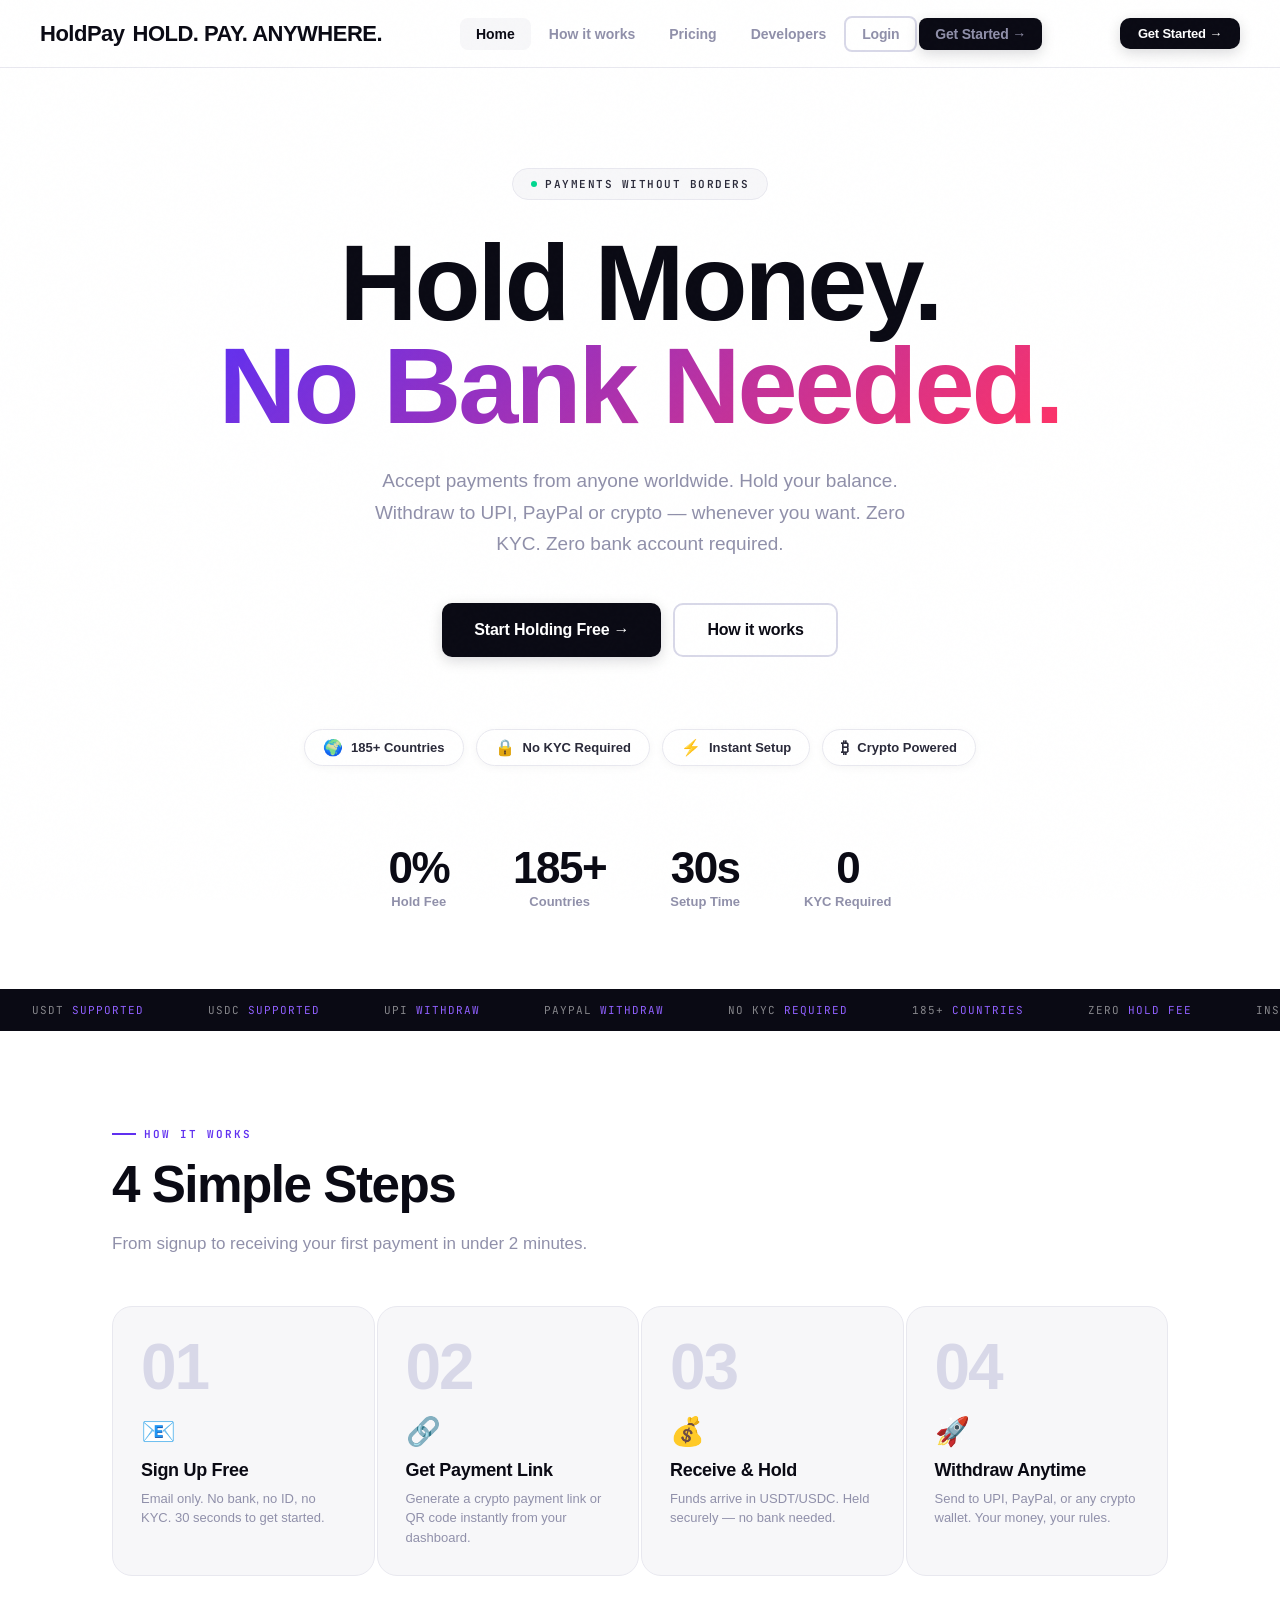
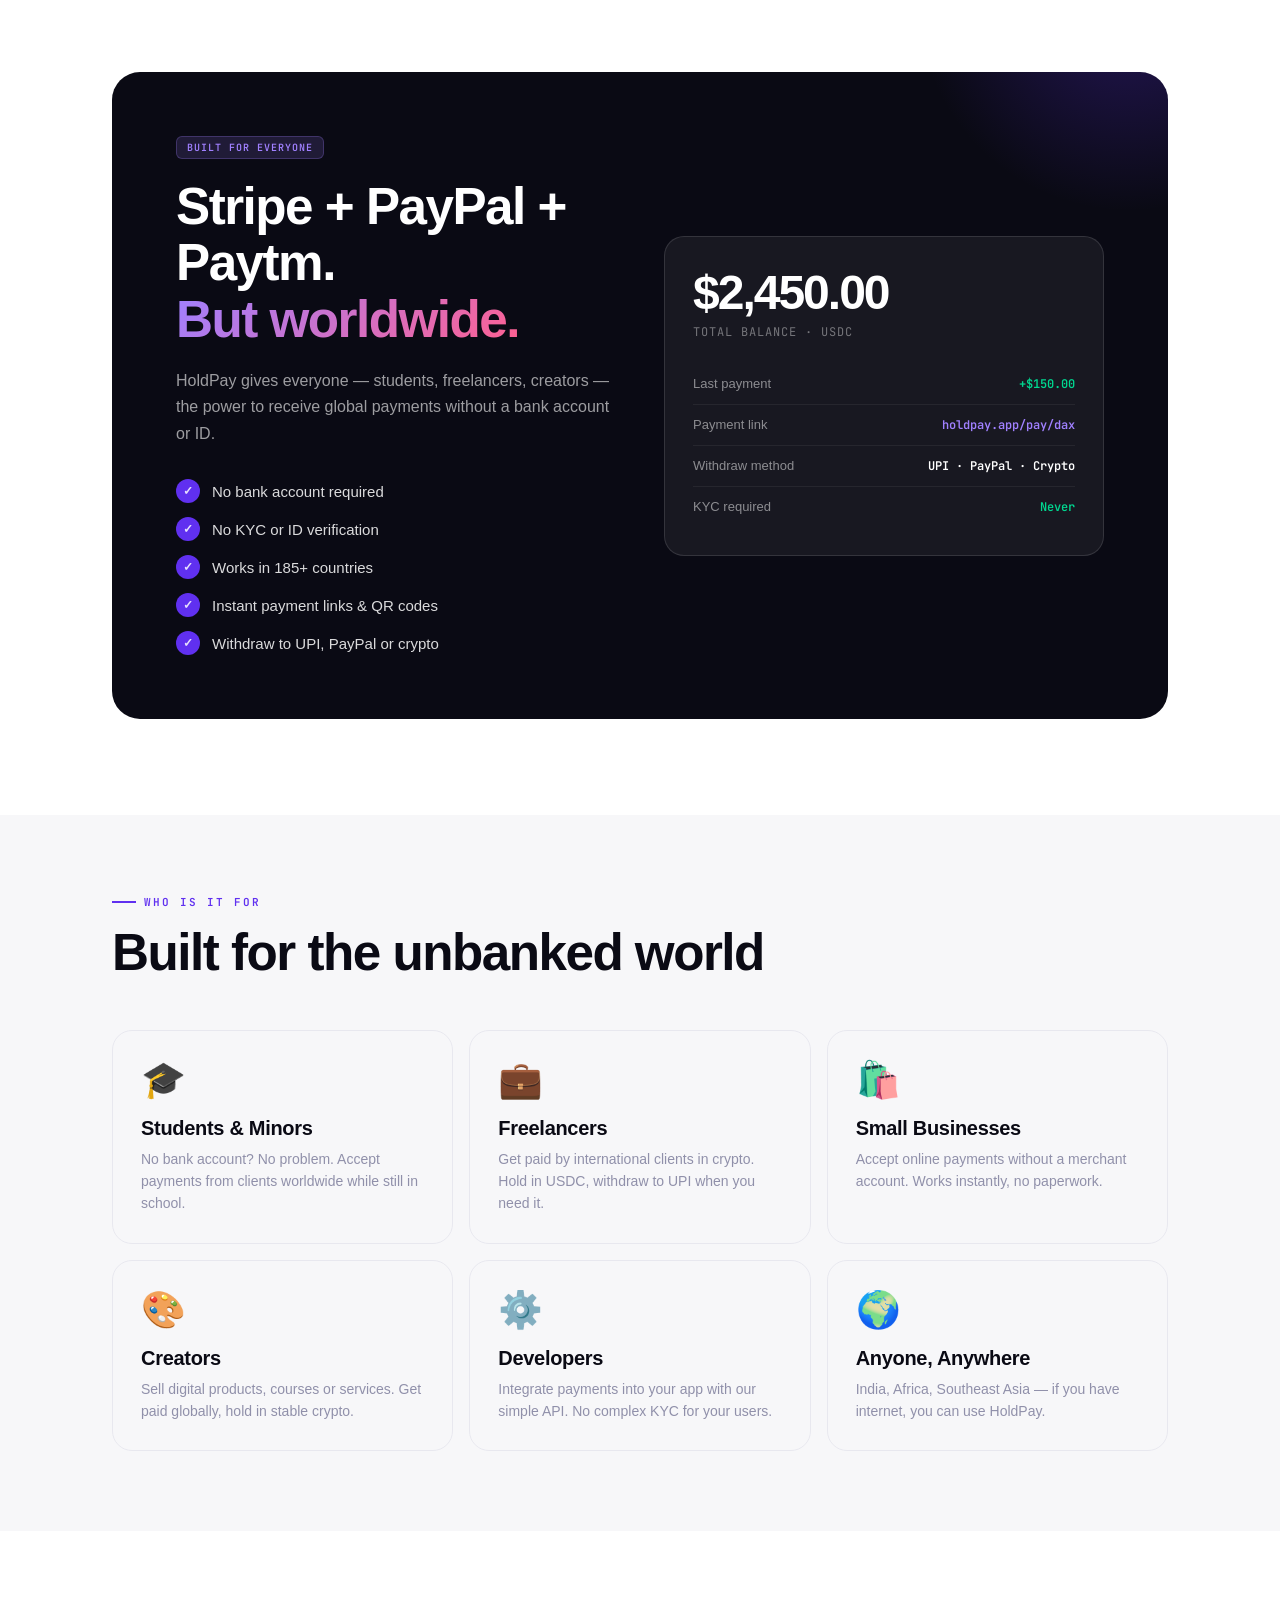
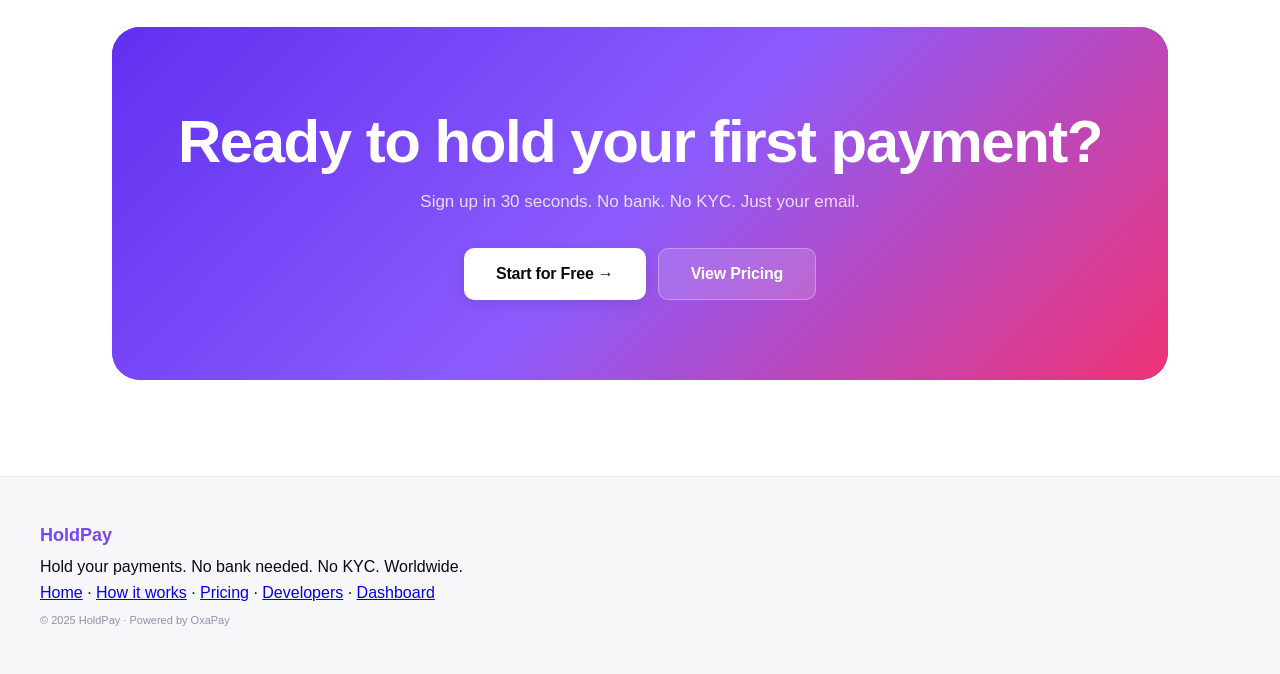
<file: index.html>
<!DOCTYPE html>
<html lang="en">
<head>
<meta charset="UTF-8">
<meta name="viewport" content="width=device-width, initial-scale=1.0">
<title>HoldPay — Hold. Pay. Anywhere. No Bank Needed.</title>
<meta name="description" content="Hold payments without a bank account. No KYC. No limits. Works worldwide. Accept crypto — withdraw to UPI or PayPal anytime.">
<link rel="stylesheet" href="css/main.css">
<!-- Google Analytics -->
<script async src="https://www.googletagmanager.com/gtag/js?id=G-LRFXVMYHMQ"></script>
<script>window.dataLayer=window.dataLayer||[];function gtag(){dataLayer.push(arguments);}gtag('js',new Date());gtag('config','G-LRFXVMYHMQ');</script>
<style>

/* HERO */
.hero {
  min-height: 94vh;
  display: flex; flex-direction: column;
  justify-content: center; align-items: center;
  text-align: center; padding: 100px 24px 80px;
  position: relative; overflow: hidden;
}

.hero-bg {
  position: absolute; inset: 0; z-index: 0;
  background:
    radial-gradient(ellipse 70% 50% at 50% -10%, rgba(96,48,240,0.12) 0%, transparent 60%),
    radial-gradient(ellipse 40% 40% at 90% 50%, rgba(255,51,102,0.06) 0%, transparent 50%);
}

.hero-grid {
  position: absolute; inset: 0; z-index: 0;
  background-image:
    linear-gradient(rgba(96,48,240,0.04) 1px, transparent 1px),
    linear-gradient(90deg, rgba(96,48,240,0.04) 1px, transparent 1px);
  background-size: 60px 60px;
  mask-image: radial-gradient(ellipse 80% 60% at 50% 0%, black 0%, transparent 70%);
}

.hero > * { position: relative; z-index: 1; }

.hero-title {
  font-family: 'Clash Display', sans-serif;
  font-size: clamp(52px, 10vw, 108px);
  font-weight: 700; letter-spacing: -3px; line-height: 0.95;
  color: var(--black); margin-bottom: 28px;
}

.hero-title .line-accent {
  display: block;
  background: linear-gradient(135deg, var(--accent) 0%, var(--accent3) 100%);
  -webkit-background-clip: text; -webkit-text-fill-color: transparent;
}

.hero-sub {
  font-size: clamp(16px, 2vw, 19px);
  color: var(--muted); max-width: 540px;
  line-height: 1.65; margin-bottom: 44px;
  font-weight: 500;
}

.hero-btns {
  display: flex; gap: 12px; flex-wrap: wrap;
  justify-content: center; margin-bottom: 72px;
}

/* TRUST PILLS */
.trust-row {
  display: flex; gap: 12px; flex-wrap: wrap;
  justify-content: center; margin-bottom: 80px;
}
.trust-pill {
  display: inline-flex; align-items: center; gap: 8px;
  background: var(--white); border: 1.5px solid var(--border);
  border-radius: 100px; padding: 8px 18px;
  font-size: 13px; font-weight: 600; color: var(--text2);
  box-shadow: 0 2px 8px rgba(0,0,0,0.04);
}
.trust-pill span { font-size: 16px; }

/* STATS */
.stats-row {
  display: flex; gap: 64px; flex-wrap: wrap;
  justify-content: center;
}
.stat-item { text-align: center; }

/* MARQUEE SECTION */
.marquee-section { margin: 0; }

/* HOW IT WORKS */
.steps-grid {
  display: grid; grid-template-columns: repeat(4, 1fr);
  gap: 2px; position: relative;
}
@media(max-width:768px) { .steps-grid { grid-template-columns: 1fr 1fr; gap: 12px; } }

.step-card {
  background: var(--bg2); border: 1.5px solid var(--border);
  border-radius: 20px; padding: 28px;
  position: relative; transition: all 0.3s;
}
.step-card:hover { border-color: var(--accent); background: var(--white); }
.step-num {
  font-family: 'Clash Display', sans-serif;
  font-size: 64px; font-weight: 700;
  color: var(--border2); line-height: 1;
  margin-bottom: 16px; letter-spacing: -2px;
}
.step-card h3 {
  font-family: 'Clash Display', sans-serif;
  font-size: 18px; font-weight: 700; letter-spacing: -0.3px;
  color: var(--black); margin-bottom: 8px;
}
.step-card p { font-size: 13px; color: var(--muted); line-height: 1.5; }

/* BIG FEATURE */
.big-feature {
  background: var(--black); border-radius: 28px;
  padding: 64px; color: var(--white);
  display: grid; grid-template-columns: 1fr 1fr;
  gap: 48px; align-items: center;
  position: relative; overflow: hidden;
}
@media(max-width:768px) { .big-feature { grid-template-columns: 1fr; padding: 36px 24px; } }

.big-feature::before {
  content: '';
  position: absolute; top: -50%; right: -20%;
  width: 500px; height: 500px;
  background: radial-gradient(circle, rgba(96,48,240,0.3) 0%, transparent 60%);
  pointer-events: none;
}

.big-feature h2 {
  font-family: 'Clash Display', sans-serif;
  font-size: clamp(32px, 4vw, 52px);
  font-weight: 700; letter-spacing: -1.5px; line-height: 1.1;
  margin-bottom: 20px;
}
.big-feature h2 span {
  background: linear-gradient(135deg, #a080ff, #ff6090);
  -webkit-background-clip: text; -webkit-text-fill-color: transparent;
}
.big-feature p {
  font-size: 16px; color: rgba(255,255,255,0.6);
  line-height: 1.65; margin-bottom: 32px;
}

.feature-list { list-style: none; display: flex; flex-direction: column; gap: 14px; }
.feature-list li {
  display: flex; align-items: center; gap: 12px;
  font-size: 15px; color: rgba(255,255,255,0.85); font-weight: 500;
}
.feature-list li::before {
  content: '✓'; width: 24px; height: 24px;
  background: var(--accent); border-radius: 50%;
  display: flex; align-items: center; justify-content: center;
  font-size: 12px; flex-shrink: 0; font-weight: 700;
}

/* MOCKUP */
.mockup-card {
  background: rgba(255,255,255,0.06);
  border: 1px solid rgba(255,255,255,0.12);
  border-radius: 20px; padding: 28px;
}
.mockup-balance {
  font-family: 'Clash Display', sans-serif;
  font-size: 48px; font-weight: 700;
  letter-spacing: -2px; color: white; margin-bottom: 4px;
}
.mockup-label { font-size: 12px; color: rgba(255,255,255,0.4); font-family: 'JetBrains Mono', monospace; letter-spacing: 1px; margin-bottom: 24px; }

.mockup-row {
  display: flex; justify-content: space-between; align-items: center;
  padding: 12px 0; border-bottom: 1px solid rgba(255,255,255,0.06);
  font-size: 13px;
}
.mockup-row:last-child { border-bottom: none; }
.mockup-row .label { color: rgba(255,255,255,0.5); }
.mockup-row .val { color: white; font-weight: 600; font-family: 'JetBrains Mono', monospace; font-size: 12px; }
.mockup-row .val.green { color: var(--accent4); }
.mockup-row .val.purple { color: #a080ff; }

/* USE CASES */
.usecase-grid {
  display: grid; grid-template-columns: repeat(3, 1fr); gap: 16px;
}
@media(max-width:768px) { .usecase-grid { grid-template-columns: 1fr; } }

.usecase-card {
  border: 1.5px solid var(--border);
  border-radius: 20px; padding: 28px;
  transition: all 0.3s; cursor: default;
}
.usecase-card:hover {
  border-color: var(--accent);
  box-shadow: 0 12px 40px rgba(96,48,240,0.08);
  transform: translateY(-4px);
}
.usecase-card .emoji { font-size: 36px; margin-bottom: 16px; display: block; }
.usecase-card h3 {
  font-family: 'Clash Display', sans-serif;
  font-size: 20px; font-weight: 700; letter-spacing: -0.3px;
  color: var(--black); margin-bottom: 8px;
}
.usecase-card p { font-size: 14px; color: var(--muted); line-height: 1.6; }

/* CTA SECTION */
.cta-section {
  background: var(--accent); border-radius: 28px;
  padding: 80px 48px; text-align: center;
  position: relative; overflow: hidden;
}
.cta-section::before {
  content: '';
  position: absolute; inset: 0;
  background: linear-gradient(135deg, var(--accent) 0%, #9060ff 50%, var(--accent3) 100%);
  opacity: 0.9;
}
.cta-section > * { position: relative; z-index: 1; }
.cta-section h2 {
  font-family: 'Clash Display', sans-serif;
  font-size: clamp(32px, 5vw, 60px);
  font-weight: 700; letter-spacing: -1.5px;
  color: white; margin-bottom: 16px;
}
.cta-section p { font-size: 17px; color: rgba(255,255,255,0.8); margin-bottom: 36px; }
.cta-btns { display: flex; gap: 12px; justify-content: center; flex-wrap: wrap; }

</style>
</head>
<body>

<div id="nav" data-page="home"></div>

<main>

  <!-- HERO -->
  <section class="hero">
    <div class="hero-bg"></div>
    <div class="hero-grid"></div>

    <div class="hero-badge fade-up">
      <span class="dot"></span>
      PAYMENTS WITHOUT BORDERS
    </div>

    <h1 class="hero-title fade-up-2">
      Hold Money.<br>
      <span class="line-accent">No Bank Needed.</span>
    </h1>

    <p class="hero-sub fade-up-3">
      Accept payments from anyone worldwide. Hold your balance. Withdraw to UPI, PayPal or crypto — whenever you want. Zero KYC. Zero bank account required.
    </p>

    <div class="hero-btns fade-up-4">
      <a href="signup.html" class="btn btn-primary btn-lg">Start Holding Free →</a>
      <a href="how.html" class="btn btn-outline btn-lg">How it works</a>
    </div>

    <div class="trust-row fade-up-5">
      <div class="trust-pill"><span>🌍</span> 185+ Countries</div>
      <div class="trust-pill"><span>🔒</span> No KYC Required</div>
      <div class="trust-pill"><span>⚡</span> Instant Setup</div>
      <div class="trust-pill"><span>₿</span> Crypto Powered</div>
    </div>

    <div class="stats-row fade-up-5">
      <div class="stat-item">
        <div class="stat-num">0%</div>
        <div class="stat-label">Hold Fee</div>
      </div>
      <div class="stat-item">
        <div class="stat-num">185+</div>
        <div class="stat-label">Countries</div>
      </div>
      <div class="stat-item">
        <div class="stat-num">30s</div>
        <div class="stat-label">Setup Time</div>
      </div>
      <div class="stat-item">
        <div class="stat-num">0</div>
        <div class="stat-label">KYC Required</div>
      </div>
    </div>
  </section>

  <!-- MARQUEE -->
  <div class="marquee-section">
    <div class="marquee-wrap">
      <div class="marquee-track">
        <span class="marquee-item">USDT <span>SUPPORTED</span></span>
        <span class="marquee-item">USDC <span>SUPPORTED</span></span>
        <span class="marquee-item">UPI <span>WITHDRAW</span></span>
        <span class="marquee-item">PAYPAL <span>WITHDRAW</span></span>
        <span class="marquee-item">NO KYC <span>REQUIRED</span></span>
        <span class="marquee-item">185+ <span>COUNTRIES</span></span>
        <span class="marquee-item">ZERO <span>HOLD FEE</span></span>
        <span class="marquee-item">INSTANT <span>SETUP</span></span>
        <span class="marquee-item">USDT <span>SUPPORTED</span></span>
        <span class="marquee-item">USDC <span>SUPPORTED</span></span>
        <span class="marquee-item">UPI <span>WITHDRAW</span></span>
        <span class="marquee-item">PAYPAL <span>WITHDRAW</span></span>
        <span class="marquee-item">NO KYC <span>REQUIRED</span></span>
        <span class="marquee-item">185+ <span>COUNTRIES</span></span>
        <span class="marquee-item">ZERO <span>HOLD FEE</span></span>
        <span class="marquee-item">INSTANT <span>SETUP</span></span>
      </div>
    </div>
  </div>

  <!-- HOW IT WORKS -->
  <section class="section">
    <div class="container">
      <div class="section-label fade-up">HOW IT WORKS</div>
      <h2 class="section-title fade-up-2">4 Simple Steps</h2>
      <p class="section-sub fade-up-3" style="margin-bottom:48px;">From signup to receiving your first payment in under 2 minutes.</p>

      <div class="steps-grid">
        <div class="step-card fade-up">
          <div class="step-num">01</div>
          <div style="font-size:28px;margin-bottom:12px;">📧</div>
          <h3>Sign Up Free</h3>
          <p>Email only. No bank, no ID, no KYC. 30 seconds to get started.</p>
        </div>
        <div class="step-card fade-up-2">
          <div class="step-num">02</div>
          <div style="font-size:28px;margin-bottom:12px;">🔗</div>
          <h3>Get Payment Link</h3>
          <p>Generate a crypto payment link or QR code instantly from your dashboard.</p>
        </div>
        <div class="step-card fade-up-3">
          <div class="step-num">03</div>
          <div style="font-size:28px;margin-bottom:12px;">💰</div>
          <h3>Receive & Hold</h3>
          <p>Funds arrive in USDT/USDC. Held securely — no bank needed.</p>
        </div>
        <div class="step-card fade-up-4">
          <div class="step-num">04</div>
          <div style="font-size:28px;margin-bottom:12px;">🚀</div>
          <h3>Withdraw Anytime</h3>
          <p>Send to UPI, PayPal, or any crypto wallet. Your money, your rules.</p>
        </div>
      </div>
    </div>
  </section>

  <!-- BIG FEATURE -->
  <section class="section" style="padding-top:0;">
    <div class="container">
      <div class="big-feature fade-up">
        <div>
          <div class="tag" style="background:rgba(160,128,255,0.15);color:#a080ff;border:1px solid rgba(160,128,255,0.25);margin-bottom:20px;">BUILT FOR EVERYONE</div>
          <h2>Stripe + PayPal + Paytm.<br><span>But worldwide.</span></h2>
          <p>HoldPay gives everyone — students, freelancers, creators — the power to receive global payments without a bank account or ID.</p>
          <ul class="feature-list">
            <li>No bank account required</li>
            <li>No KYC or ID verification</li>
            <li>Works in 185+ countries</li>
            <li>Instant payment links & QR codes</li>
            <li>Withdraw to UPI, PayPal or crypto</li>
          </ul>
        </div>
        <div>
          <div class="mockup-card">
            <div class="mockup-balance">$2,450.00</div>
            <div class="mockup-label">TOTAL BALANCE · USDC</div>
            <div class="mockup-row">
              <span class="label">Last payment</span>
              <span class="val green">+$150.00</span>
            </div>
            <div class="mockup-row">
              <span class="label">Payment link</span>
              <span class="val purple">holdpay.app/pay/dax</span>
            </div>
            <div class="mockup-row">
              <span class="label">Withdraw method</span>
              <span class="val">UPI · PayPal · Crypto</span>
            </div>
            <div class="mockup-row">
              <span class="label">KYC required</span>
              <span class="val green">Never</span>
            </div>
          </div>
        </div>
      </div>
    </div>
  </section>

  <!-- USE CASES -->
  <section class="section" style="background:var(--bg2);padding:80px 0;">
    <div class="container">
      <div class="section-label fade-up">WHO IS IT FOR</div>
      <h2 class="section-title fade-up-2" style="margin-bottom:48px;">Built for the unbanked world</h2>
      <div class="usecase-grid">
        <div class="usecase-card fade-up">
          <span class="emoji">🎓</span>
          <h3>Students & Minors</h3>
          <p>No bank account? No problem. Accept payments from clients worldwide while still in school.</p>
        </div>
        <div class="usecase-card fade-up-2">
          <span class="emoji">💼</span>
          <h3>Freelancers</h3>
          <p>Get paid by international clients in crypto. Hold in USDC, withdraw to UPI when you need it.</p>
        </div>
        <div class="usecase-card fade-up-3">
          <span class="emoji">🛍️</span>
          <h3>Small Businesses</h3>
          <p>Accept online payments without a merchant account. Works instantly, no paperwork.</p>
        </div>
        <div class="usecase-card fade-up">
          <span class="emoji">🎨</span>
          <h3>Creators</h3>
          <p>Sell digital products, courses or services. Get paid globally, hold in stable crypto.</p>
        </div>
        <div class="usecase-card fade-up-2">
          <span class="emoji">⚙️</span>
          <h3>Developers</h3>
          <p>Integrate payments into your app with our simple API. No complex KYC for your users.</p>
        </div>
        <div class="usecase-card fade-up-3">
          <span class="emoji">🌍</span>
          <h3>Anyone, Anywhere</h3>
          <p>India, Africa, Southeast Asia — if you have internet, you can use HoldPay.</p>
        </div>
      </div>
    </div>
  </section>

  <!-- CTA -->
  <section class="section">
    <div class="container">
      <div class="cta-section fade-up">
        <h2>Ready to hold your first payment?</h2>
        <p>Sign up in 30 seconds. No bank. No KYC. Just your email.</p>
        <div class="cta-btns">
          <a href="signup.html" class="btn btn-white btn-lg">Start for Free →</a>
          <a href="pricing.html" class="btn btn-lg" style="background:rgba(255,255,255,0.15);color:white;border:1.5px solid rgba(255,255,255,0.3);">View Pricing</a>
        </div>
      </div>
    </div>
  </section>

</main>

<div id="footer"></div>
<script src="js/holdpay.js"></script>
</body>
</html>
</file>
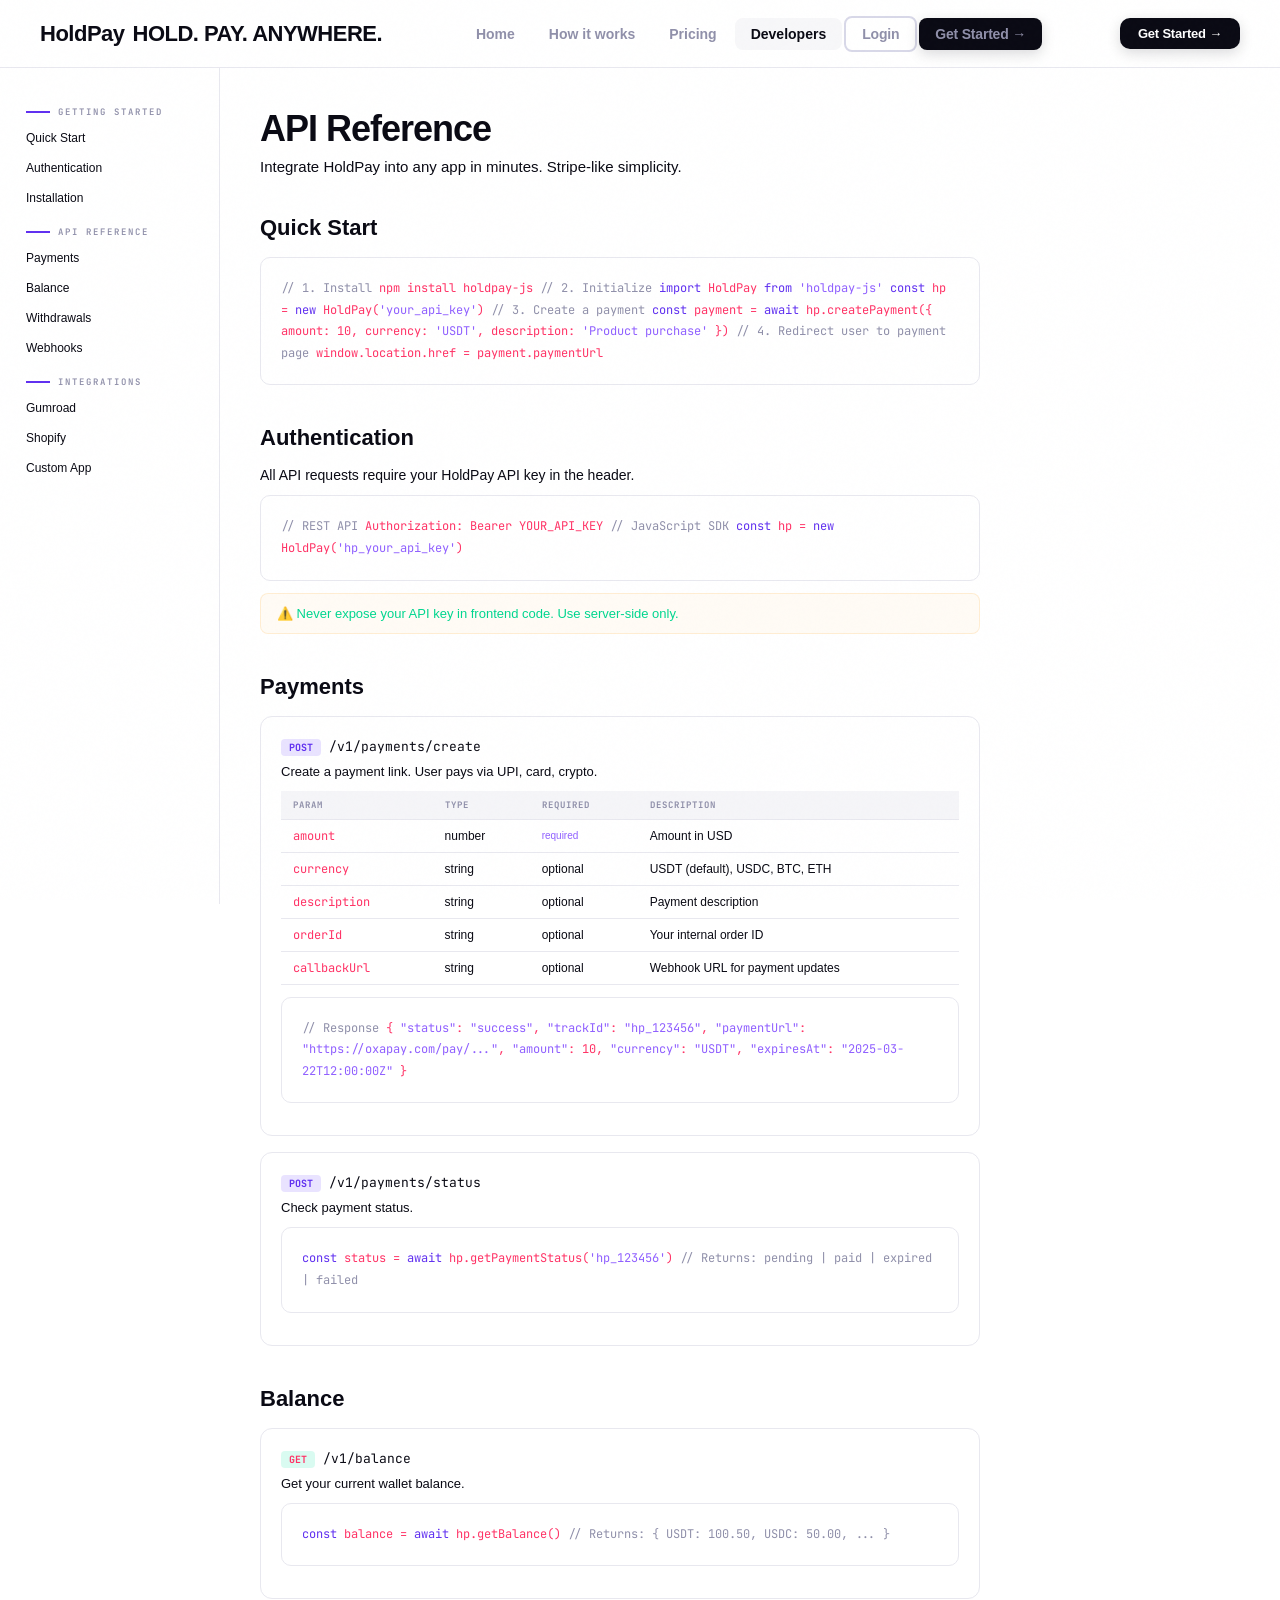
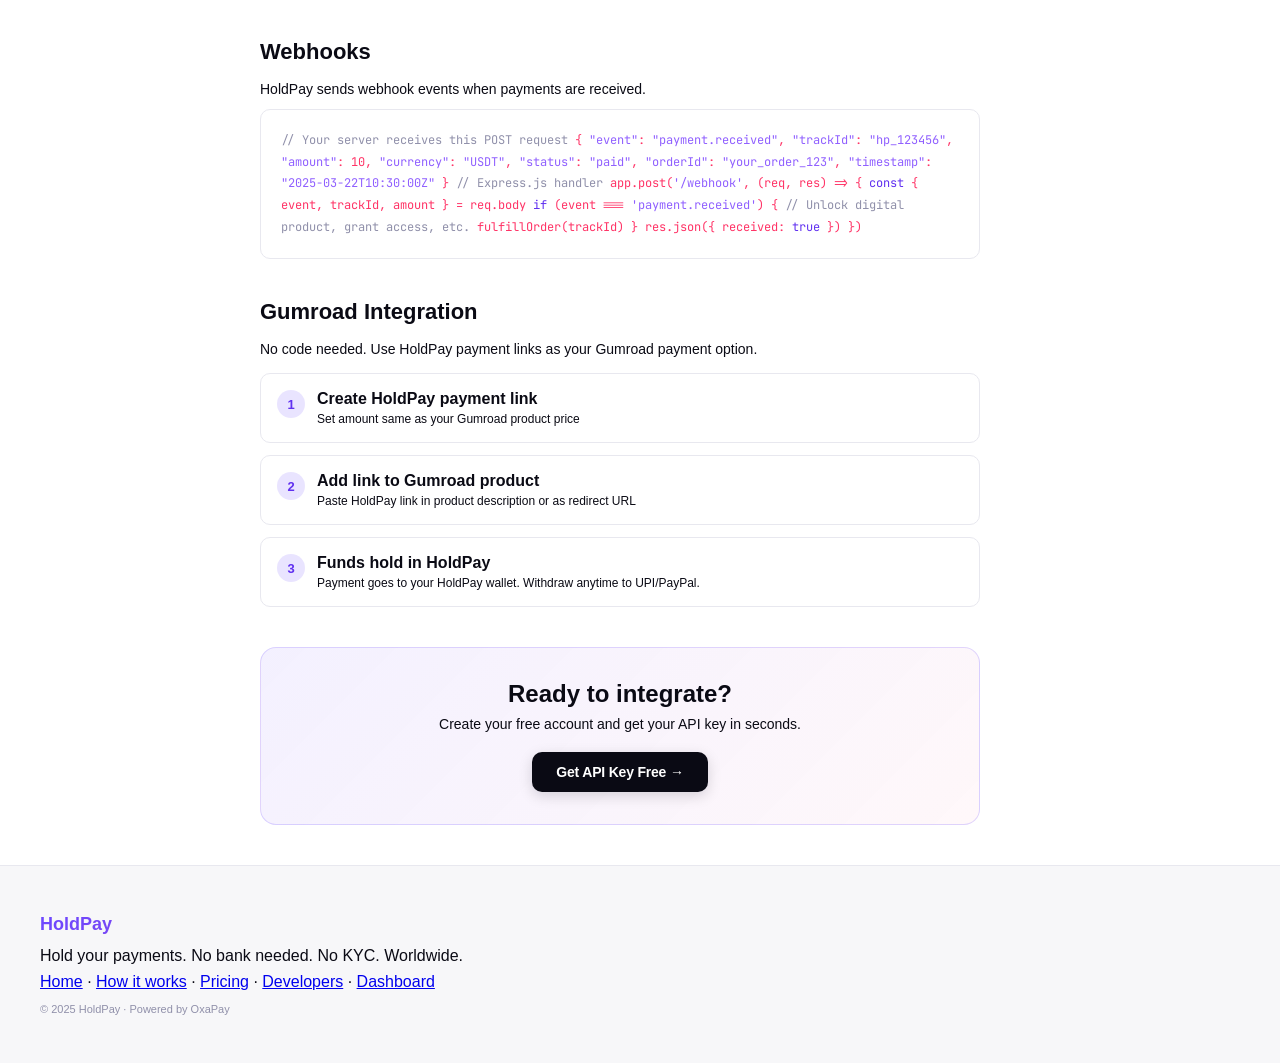
<file: developers.html>
<!DOCTYPE html>
<html lang="en">
<head>
<meta charset="UTF-8">
<meta name="viewport" content="width=device-width, initial-scale=1.0">
<title>Developers — HoldPay API</title>
<link rel="stylesheet" href="css/main.css">
<style>
.dev-layout { display: grid; grid-template-columns: 220px 1fr; gap: 0; min-height: calc(100vh - 64px); }
.dev-sidebar {
  background: var(--surface); border-right: 1px solid var(--border);
  padding: 24px 16px; position: sticky; top: 64px;
  height: calc(100vh - 64px); overflow-y: auto;
}
.dev-sidebar a {
  display: block; color: var(--muted2); text-decoration: none;
  font-size: 12px; padding: 7px 10px; border-radius: 6px;
  transition: all 0.2s; margin-bottom: 2px;
}
.dev-sidebar a:hover { color: var(--text); background: var(--surface2); }
.dev-sidebar .section-label {
  font-family: 'JetBrains Mono', monospace; font-size: 9px;
  letter-spacing: 2px; color: var(--muted); padding: 0 10px;
  margin: 14px 0 6px;
}
.dev-content { padding: 40px; max-width: 800px; }
.code-block {
  background: var(--bg); border: 1px solid var(--border);
  border-radius: 10px; padding: 20px;
  font-family: 'JetBrains Mono', monospace; font-size: 12px;
  line-height: 1.8; overflow-x: auto; margin: 12px 0;
  color: var(--accent3);
}
.code-block .comment { color: var(--muted); }
.code-block .keyword { color: var(--accent); }
.code-block .string { color: var(--accent2); }
.method-badge {
  display: inline-block; font-family: 'JetBrains Mono', monospace;
  font-size: 10px; font-weight: 700; padding: 2px 8px;
  border-radius: 4px; margin-right: 8px;
}
.method-get { background: rgba(0,229,160,0.15); color: var(--accent3); }
.method-post { background: rgba(108,71,255,0.15); color: var(--accent); }
.api-endpoint {
  background: var(--surface); border: 1px solid var(--border);
  border-radius: 12px; padding: 20px; margin-bottom: 16px;
}
.endpoint-title { font-weight: 700; font-size: 15px; margin-bottom: 4px; }
.endpoint-desc { font-size: 13px; color: var(--muted2); margin-bottom: 12px; }
.param-table { width: 100%; border-collapse: collapse; font-size: 12px; }
.param-table th {
  background: var(--surface2); padding: 8px 12px; text-align: left;
  font-family: 'JetBrains Mono', monospace; font-size: 9px;
  letter-spacing: 1px; color: var(--muted); border-bottom: 1px solid var(--border);
}
.param-table td { padding: 8px 12px; border-bottom: 1px solid var(--border); color: var(--muted2); }
.param-table td:first-child { font-family: 'JetBrains Mono', monospace; color: var(--accent3); }
.param-required { color: var(--accent2) !important; font-size: 10px; }
@media(max-width:768px) { .dev-layout { grid-template-columns: 1fr; } .dev-sidebar { display: none; } .dev-content { padding: 20px; } }
</style>
<!-- Google Analytics -->
<script async src="https://www.googletagmanager.com/gtag/js?id=G-LRFXVMYHMQ"></script>
<script>
  window.dataLayer = window.dataLayer || [];
  function gtag(){dataLayer.push(arguments);}
  gtag('js', new Date());
  gtag('config', 'G-LRFXVMYHMQ');
</script>
</head>
<body>
<div id="nav" data-page="developers"></div>

<div class="dev-layout">
  <div class="dev-sidebar">
    <div class="section-label">GETTING STARTED</div>
    <a href="#quickstart">Quick Start</a>
    <a href="#auth">Authentication</a>
    <a href="#install">Installation</a>
    <div class="section-label">API REFERENCE</div>
    <a href="#payments">Payments</a>
    <a href="#balance">Balance</a>
    <a href="#withdraw">Withdrawals</a>
    <a href="#webhooks">Webhooks</a>
    <div class="section-label">INTEGRATIONS</div>
    <a href="#gumroad">Gumroad</a>
    <a href="#shopify">Shopify</a>
    <a href="#custom">Custom App</a>
  </div>

  <div class="dev-content">
    <div style="font-family:'Syne',sans-serif; font-size:36px; font-weight:800; letter-spacing:-1px; margin-bottom:8px;">API Reference</div>
    <p style="color:var(--muted2); font-size:15px; margin-bottom:40px;">Integrate HoldPay into any app in minutes. Stripe-like simplicity.</p>

    <!-- QUICK START -->
    <div id="quickstart" style="margin-bottom:40px;">
      <div style="font-family:'Syne',sans-serif; font-size:22px; font-weight:700; margin-bottom:16px;">Quick Start</div>

      <div class="code-block">
<span class="comment">// 1. Install</span>
npm install holdpay-js

<span class="comment">// 2. Initialize</span>
<span class="keyword">import</span> HoldPay <span class="keyword">from</span> <span class="string">'holdpay-js'</span>
<span class="keyword">const</span> hp = <span class="keyword">new</span> HoldPay(<span class="string">'your_api_key'</span>)

<span class="comment">// 3. Create a payment</span>
<span class="keyword">const</span> payment = <span class="keyword">await</span> hp.createPayment({
  amount: 10,
  currency: <span class="string">'USDT'</span>,
  description: <span class="string">'Product purchase'</span>
})

<span class="comment">// 4. Redirect user to payment page</span>
window.location.href = payment.paymentUrl
      </div>
    </div>

    <!-- AUTH -->
    <div id="auth" style="margin-bottom:40px;">
      <div style="font-family:'Syne',sans-serif; font-size:22px; font-weight:700; margin-bottom:16px;">Authentication</div>
      <p style="color:var(--muted2); font-size:14px; margin-bottom:12px;">All API requests require your HoldPay API key in the header.</p>

      <div class="code-block">
<span class="comment">// REST API</span>
Authorization: Bearer YOUR_API_KEY

<span class="comment">// JavaScript SDK</span>
<span class="keyword">const</span> hp = <span class="keyword">new</span> HoldPay(<span class="string">'hp_your_api_key'</span>)
      </div>

      <div style="background:rgba(255,179,71,0.05); border:1px solid rgba(255,179,71,0.2); border-radius:8px; padding:12px 16px; font-size:13px; color:var(--accent4);">
        ⚠️ Never expose your API key in frontend code. Use server-side only.
      </div>
    </div>

    <!-- PAYMENTS -->
    <div id="payments" style="margin-bottom:40px;">
      <div style="font-family:'Syne',sans-serif; font-size:22px; font-weight:700; margin-bottom:16px;">Payments</div>

      <div class="api-endpoint">
        <div><span class="method-badge method-post">POST</span><code style="font-family:'JetBrains Mono',monospace; font-size:13px;">/v1/payments/create</code></div>
        <div class="endpoint-desc" style="margin-top:8px;">Create a payment link. User pays via UPI, card, crypto.</div>
        <table class="param-table">
          <tr><th>PARAM</th><th>TYPE</th><th>REQUIRED</th><th>DESCRIPTION</th></tr>
          <tr><td>amount</td><td>number</td><td class="param-required">required</td><td>Amount in USD</td></tr>
          <tr><td>currency</td><td>string</td><td>optional</td><td>USDT (default), USDC, BTC, ETH</td></tr>
          <tr><td>description</td><td>string</td><td>optional</td><td>Payment description</td></tr>
          <tr><td>orderId</td><td>string</td><td>optional</td><td>Your internal order ID</td></tr>
          <tr><td>callbackUrl</td><td>string</td><td>optional</td><td>Webhook URL for payment updates</td></tr>
        </table>
        <div class="code-block" style="margin-top:12px;">
<span class="comment">// Response</span>
{
  <span class="string">"status"</span>: <span class="string">"success"</span>,
  <span class="string">"trackId"</span>: <span class="string">"hp_123456"</span>,
  <span class="string">"paymentUrl"</span>: <span class="string">"https://oxapay.com/pay/..."</span>,
  <span class="string">"amount"</span>: 10,
  <span class="string">"currency"</span>: <span class="string">"USDT"</span>,
  <span class="string">"expiresAt"</span>: <span class="string">"2025-03-22T12:00:00Z"</span>
}
        </div>
      </div>

      <div class="api-endpoint">
        <div><span class="method-badge method-post">POST</span><code style="font-family:'JetBrains Mono',monospace; font-size:13px;">/v1/payments/status</code></div>
        <div class="endpoint-desc" style="margin-top:8px;">Check payment status.</div>
        <div class="code-block">
<span class="keyword">const</span> status = <span class="keyword">await</span> hp.getPaymentStatus(<span class="string">'hp_123456'</span>)
<span class="comment">// Returns: pending | paid | expired | failed</span>
        </div>
      </div>
    </div>

    <!-- BALANCE -->
    <div id="balance" style="margin-bottom:40px;">
      <div style="font-family:'Syne',sans-serif; font-size:22px; font-weight:700; margin-bottom:16px;">Balance</div>

      <div class="api-endpoint">
        <div><span class="method-badge method-get">GET</span><code style="font-family:'JetBrains Mono',monospace; font-size:13px;">/v1/balance</code></div>
        <div class="endpoint-desc" style="margin-top:8px;">Get your current wallet balance.</div>
        <div class="code-block">
<span class="keyword">const</span> balance = <span class="keyword">await</span> hp.getBalance()
<span class="comment">// Returns: { USDT: 100.50, USDC: 50.00, ... }</span>
        </div>
      </div>
    </div>

    <!-- WEBHOOKS -->
    <div id="webhooks" style="margin-bottom:40px;">
      <div style="font-family:'Syne',sans-serif; font-size:22px; font-weight:700; margin-bottom:16px;">Webhooks</div>
      <p style="color:var(--muted2); font-size:14px; margin-bottom:12px;">HoldPay sends webhook events when payments are received.</p>

      <div class="code-block">
<span class="comment">// Your server receives this POST request</span>
{
  <span class="string">"event"</span>: <span class="string">"payment.received"</span>,
  <span class="string">"trackId"</span>: <span class="string">"hp_123456"</span>,
  <span class="string">"amount"</span>: 10,
  <span class="string">"currency"</span>: <span class="string">"USDT"</span>,
  <span class="string">"status"</span>: <span class="string">"paid"</span>,
  <span class="string">"orderId"</span>: <span class="string">"your_order_123"</span>,
  <span class="string">"timestamp"</span>: <span class="string">"2025-03-22T10:30:00Z"</span>
}

<span class="comment">// Express.js handler</span>
app.post(<span class="string">'/webhook'</span>, (req, res) => {
  <span class="keyword">const</span> { event, trackId, amount } = req.body
  <span class="keyword">if</span> (event === <span class="string">'payment.received'</span>) {
    <span class="comment">// Unlock digital product, grant access, etc.</span>
    fulfillOrder(trackId)
  }
  res.json({ received: <span class="keyword">true</span> })
})
      </div>
    </div>

    <!-- GUMROAD -->
    <div id="gumroad" style="margin-bottom:40px;">
      <div style="font-family:'Syne',sans-serif; font-size:22px; font-weight:700; margin-bottom:16px;">Gumroad Integration</div>
      <p style="color:var(--muted2); font-size:14px; margin-bottom:16px;">No code needed. Use HoldPay payment links as your Gumroad payment option.</p>

      <div style="display:flex; flex-direction:column; gap:12px;">
        <div style="background:var(--surface); border:1px solid var(--border); border-radius:10px; padding:16px; display:flex; gap:12px;">
          <div style="width:28px; height:28px; background:rgba(108,71,255,0.15); border-radius:50%; display:flex; align-items:center; justify-content:center; font-weight:800; color:var(--accent); font-size:13px; flex-shrink:0;">1</div>
          <div><div style="font-weight:600; margin-bottom:4px;">Create HoldPay payment link</div><div style="font-size:12px; color:var(--muted2);">Set amount same as your Gumroad product price</div></div>
        </div>
        <div style="background:var(--surface); border:1px solid var(--border); border-radius:10px; padding:16px; display:flex; gap:12px;">
          <div style="width:28px; height:28px; background:rgba(108,71,255,0.15); border-radius:50%; display:flex; align-items:center; justify-content:center; font-weight:800; color:var(--accent); font-size:13px; flex-shrink:0;">2</div>
          <div><div style="font-weight:600; margin-bottom:4px;">Add link to Gumroad product</div><div style="font-size:12px; color:var(--muted2);">Paste HoldPay link in product description or as redirect URL</div></div>
        </div>
        <div style="background:var(--surface); border:1px solid var(--border); border-radius:10px; padding:16px; display:flex; gap:12px;">
          <div style="width:28px; height:28px; background:rgba(108,71,255,0.15); border-radius:50%; display:flex; align-items:center; justify-content:center; font-weight:800; color:var(--accent); font-size:13px; flex-shrink:0;">3</div>
          <div><div style="font-weight:600; margin-bottom:4px;">Funds hold in HoldPay</div><div style="font-size:12px; color:var(--muted2);">Payment goes to your HoldPay wallet. Withdraw anytime to UPI/PayPal.</div></div>
        </div>
      </div>
    </div>

    <div style="background:linear-gradient(135deg,rgba(108,71,255,0.08),rgba(255,71,120,0.04)); border:1px solid rgba(108,71,255,0.2); border-radius:16px; padding:32px; text-align:center;">
      <div style="font-family:'Syne',sans-serif; font-size:24px; font-weight:800; margin-bottom:8px;">Ready to integrate?</div>
      <p style="color:var(--muted2); font-size:14px; margin-bottom:20px;">Create your free account and get your API key in seconds.</p>
      <a href="signup.html" class="btn btn-primary btn-md">Get API Key Free →</a>
    </div>
  </div>
</div>

<div id="footer"></div>
<script src="js/holdpay.js"></script>
</body>
</html>
</file>
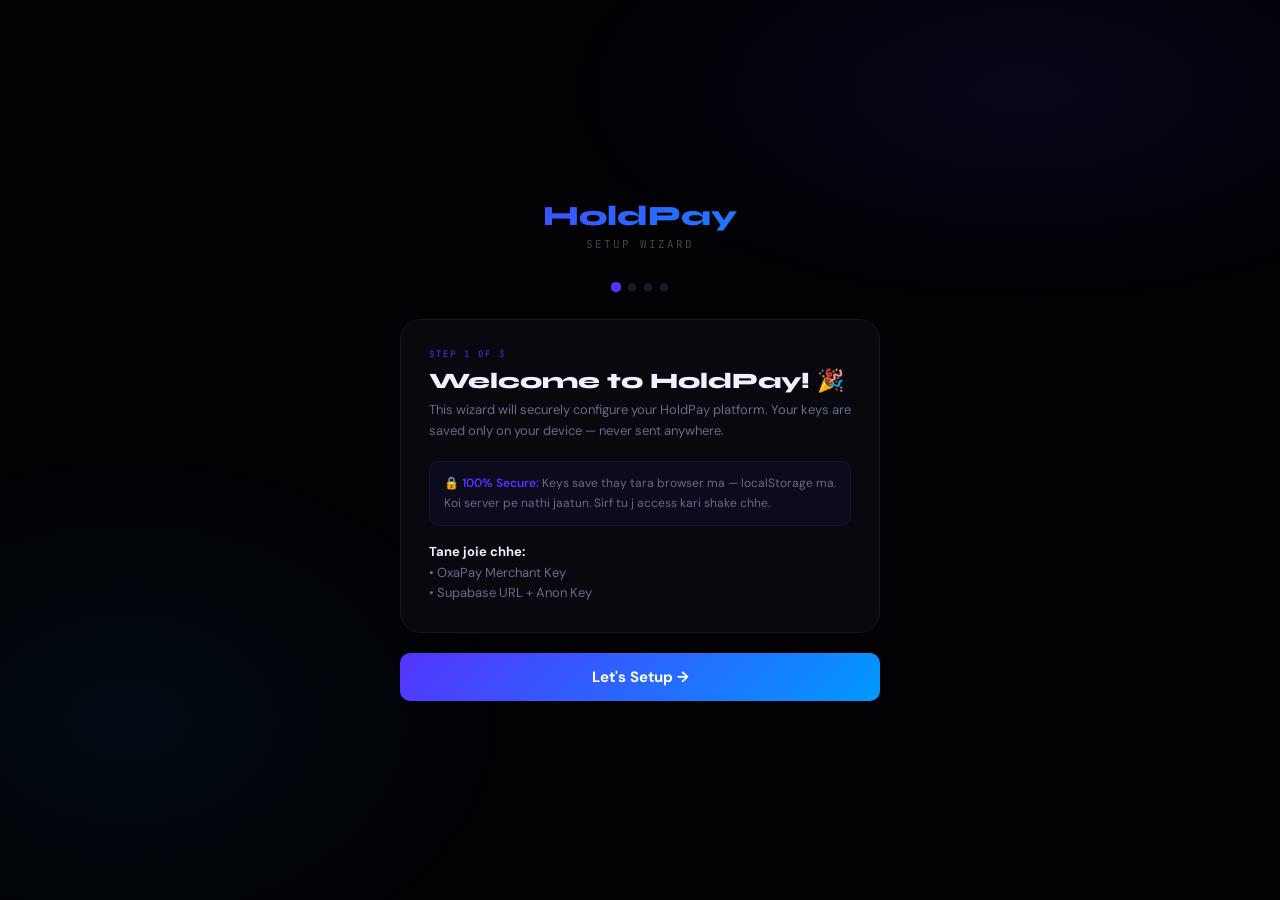
<file: setup.html>
<!DOCTYPE html>
<html lang="en">
<head>
<meta charset="UTF-8">
<meta name="viewport" content="width=device-width, initial-scale=1.0">
<title>HoldPay Setup</title>
<link href="https://fonts.googleapis.com/css2?family=Syne:wght@700;800&family=DM+Sans:wght@400;500;600&family=JetBrains+Mono:wght@400;600&display=swap" rel="stylesheet">
<style>
* { margin:0; padding:0; box-sizing:border-box; }
body {
  background: #020205;
  color: #f0f0ff;
  font-family: 'DM Sans', sans-serif;
  min-height: 100vh;
  display: flex;
  align-items: center;
  justify-content: center;
  padding: 24px;
}

body::before {
  content: '';
  position: fixed; inset: 0;
  background: radial-gradient(ellipse 60% 40% at 80% 10%, rgba(85,51,255,0.08) 0%, transparent 60%),
              radial-gradient(ellipse 50% 50% at 10% 80%, rgba(0,153,255,0.06) 0%, transparent 60%);
  pointer-events: none;
}

.wizard {
  width: 100%; max-width: 480px;
  position: relative; z-index: 1;
}

.logo {
  font-family: 'Syne', sans-serif;
  font-size: 28px; font-weight: 800;
  background: linear-gradient(135deg, #5533ff, #0099ff);
  -webkit-background-clip: text; -webkit-text-fill-color: transparent;
  text-align: center; margin-bottom: 4px;
}

.logo-sub {
  text-align: center; font-size: 11px;
  letter-spacing: 2px; color: #444;
  font-family: 'JetBrains Mono', monospace;
  margin-bottom: 32px;
}

.step {
  display: none;
  animation: fadeUp 0.4s ease both;
}
.step.active { display: block; }

@keyframes fadeUp {
  from { opacity:0; transform:translateY(16px); }
  to { opacity:1; transform:translateY(0); }
}

.card {
  background: #08080f;
  border: 1px solid #151525;
  border-radius: 20px;
  padding: 28px;
  margin-bottom: 12px;
}

.step-badge {
  font-family: 'JetBrains Mono', monospace;
  font-size: 9px; letter-spacing: 2px;
  color: #5533ff; margin-bottom: 8px;
}

.step-title {
  font-family: 'Syne', sans-serif;
  font-size: 22px; font-weight: 800;
  margin-bottom: 6px;
}

.step-desc {
  font-size: 13px; color: #6a6a8a;
  line-height: 1.6; margin-bottom: 20px;
}

.field { margin-bottom: 14px; }

.field label {
  display: block;
  font-family: 'JetBrains Mono', monospace;
  font-size: 9px; letter-spacing: 1.5px;
  color: #5a5a7a; margin-bottom: 6px;
}

.field input {
  width: 100%;
  background: #0e0e18;
  border: 1px solid #1a1a2e;
  border-radius: 8px;
  padding: 12px 14px;
  color: #f0f0ff;
  font-family: 'JetBrains Mono', monospace;
  font-size: 12px;
  outline: none;
  transition: border-color 0.2s;
}
.field input:focus { border-color: #5533ff; }
.field input::placeholder { color: #333; }

.btn-primary {
  width: 100%;
  background: linear-gradient(135deg, #5533ff, #0099ff);
  color: white;
  border: none;
  border-radius: 10px;
  padding: 14px;
  font-family: 'DM Sans', sans-serif;
  font-size: 15px; font-weight: 700;
  cursor: pointer;
  transition: all 0.2s;
  margin-top: 8px;
}
.btn-primary:hover { transform: translateY(-2px); box-shadow: 0 10px 28px rgba(85,51,255,0.4); }

.security-note {
  background: rgba(85,51,255,0.06);
  border: 1px solid rgba(85,51,255,0.15);
  border-radius: 10px;
  padding: 12px 14px;
  font-size: 12px; color: #6a6a8a;
  line-height: 1.6; margin-bottom: 16px;
}

.security-note span { color: #5533ff; font-weight: 600; }

.progress {
  display: flex; gap: 8px;
  justify-content: center; margin-bottom: 28px;
}

.progress-dot {
  width: 8px; height: 8px; border-radius: 50%;
  background: #1a1a2e; transition: all 0.3s;
}
.progress-dot.active { background: #5533ff; transform: scale(1.3); }
.progress-dot.done { background: #00e5a0; }

.success-icon { font-size: 48px; text-align: center; margin-bottom: 16px; }
.success-title {
  font-family: 'Syne', sans-serif;
  font-size: 26px; font-weight: 800;
  text-align: center; margin-bottom: 8px;
}
.success-sub { font-size: 13px; color: #6a6a8a; text-align: center; margin-bottom: 24px; }

.key-row {
  display: flex; align-items: center; justify-content: space-between;
  background: #0e0e18; border: 1px solid #1a1a2e;
  border-radius: 8px; padding: 10px 14px;
  margin-bottom: 8px;
}
.key-label { font-size: 12px; color: #6a6a8a; }
.key-status { font-size: 11px; font-family: 'JetBrains Mono', monospace; }
.key-status.ok { color: #00e5a0; }
.key-status.skip { color: #444; }
</style>
</head>
<body>

<div class="wizard">
  <div class="logo">HoldPay</div>
  <div class="logo-sub">SETUP WIZARD</div>

  <div class="progress">
    <div class="progress-dot active" id="dot1"></div>
    <div class="progress-dot" id="dot2"></div>
    <div class="progress-dot" id="dot3"></div>
    <div class="progress-dot" id="dot4"></div>
  </div>

  <!-- STEP 1: Welcome -->
  <div class="step active" id="step1">
    <div class="card">
      <div class="step-badge">STEP 1 OF 3</div>
      <div class="step-title">Welcome to HoldPay! 🎉</div>
      <div class="step-desc">This wizard will securely configure your HoldPay platform. Your keys are saved only on your device — never sent anywhere.</div>

      <div class="security-note">
        🔒 <span>100% Secure:</span> Keys save thay tara browser ma — localStorage ma. Koi server pe nathi jaatun. Sirf tu j access kari shake chhe.
      </div>

      <div class="step-desc" style="margin-bottom:0;">
        <strong style="color:#f0f0ff;">Tane joie chhe:</strong><br>
        • OxaPay Merchant Key<br>
        • Supabase URL + Anon Key
      </div>
    </div>
    <button class="btn-primary" onclick="nextStep(2)">Let's Setup → </button>
  </div>

  <!-- STEP 2: OxaPay -->
  <div class="step" id="step2">
    <div class="card">
      <div class="step-badge">STEP 2 OF 3 — OXAPAY</div>
      <div class="step-title">OxaPay Key 🔑</div>
      <div class="step-desc">Payments receive karva maate. oxapay.com → Merchant → API Keys thi lo.</div>

      <div class="field">
        <label>OXAPAY MERCHANT KEY</label>
        <input type="password" id="oxaKey" placeholder="XXXXXX-XXXXXX-XXXXXX-XXXXXX" autocomplete="off" />
      </div>

      <div class="security-note">
        🔒 Key tara browser ma j save thashe. Koi ne dikhtu nathi.
      </div>
    </div>
    <button class="btn-primary" onclick="saveOxa()">Save & Continue →</button>
  </div>

  <!-- STEP 3: Supabase -->
  <div class="step" id="step3">
    <div class="card">
      <div class="step-badge">STEP 3 OF 3 — SUPABASE</div>
      <div class="step-title">Supabase Keys 🗄️</div>
      <div class="step-desc">Database maate. supabase.com → Project → Settings → API thi lo.</div>

      <div class="field">
        <label>SUPABASE PROJECT URL</label>
        <input type="text" id="supaUrl" placeholder="https://xxxxxxxx.supabase.co" autocomplete="off" />
      </div>

      <div class="field">
        <label>SUPABASE ANON PUBLIC KEY</label>
        <input type="password" id="supaKey" placeholder="eyJhbGciOiJIUzI1NiIsInR5cCI6..." autocomplete="off" />
      </div>

      <div class="security-note">
        🔒 Keys tara browser ma j save thashe. Koi ne dikhtu nathi.
      </div>
    </div>
    <button class="btn-primary" onclick="saveSupabase()">Complete Setup →</button>
  </div>

  <!-- STEP 4: Success -->
  <div class="step" id="step4">
    <div class="card">
      <div class="success-icon">🎉</div>
      <div class="success-title">HoldPay Ready!</div>
      <div class="success-sub">Badhi keys securely save thay gayi chhe. Platform ready chhe!</div>

      <div id="keysSummary"></div>
    </div>
    <button class="btn-primary" onclick="goToDashboard()">Open Dashboard →</button>
  </div>

</div>

<script>
let currentStep = 1;

function nextStep(n) {
  document.getElementById('step' + currentStep).classList.remove('active');
  document.getElementById('dot' + currentStep).classList.remove('active');
  document.getElementById('dot' + currentStep).classList.add('done');

  currentStep = n;
  document.getElementById('step' + currentStep).classList.add('active');
  document.getElementById('dot' + currentStep).classList.add('active');
}

function saveOxa() {
  const key = document.getElementById('oxaKey').value.trim();
  if (!key) { alert('OxaPay key enter karo!'); return; }
  // Encode before saving
  localStorage.setItem('hp_or_key', btoa(key));
  nextStep(3);
}

function saveSupabase() {
  const url = document.getElementById('supaUrl').value.trim();
  const key = document.getElementById('supaKey').value.trim();
  if (!url || !key) { alert('Badha fields bharjo!'); return; }
  // Encode before saving
  localStorage.setItem('hp_supa_url', btoa(url));
  localStorage.setItem('hp_supa_key', btoa(key));

  // Show summary
  const oxa = localStorage.getItem('hp_or_key') ? 'SET ✓' : 'SKIP';
  const sb = localStorage.getItem('hp_supa_key') ? 'SET ✓' : 'SKIP';

  document.getElementById('keysSummary').innerHTML = `
    <div class="key-row">
      <span class="key-label">OxaPay Key</span>
      <span class="key-status ok">${oxa}</span>
    </div>
    <div class="key-row">
      <span class="key-label">Supabase URL</span>
      <span class="key-status ok">${sb}</span>
    </div>
    <div class="key-row">
      <span class="key-label">Supabase Key</span>
      <span class="key-status ok">${sb}</span>
    </div>
  `;

  nextStep(4);
}

function goToDashboard() {
  window.location.href = 'dashboard.html';
}
</script>
</body>
</html>
</file>
<file: css/main.css>
@import url('https://fonts.googleapis.com/css2?family=Clash+Display:wght@400;500;600;700&family=Cabinet+Grotesk:wght@400;500;700;800;900&family=JetBrains+Mono:wght@400;600&display=swap');

:root {
  --bg: #ffffff;
  --bg2: #f7f7f9;
  --bg3: #f0f0f5;
  --surface: #ffffff;
  --surface2: #f5f5f8;
  --border: #e8e8ef;
  --border2: #d8d8e8;
  --accent: #6030f0;
  --accent2: #9060ff;
  --accent3: #ff3366;
  --accent4: #00d68f;
  --text: #0a0a14;
  --text2: #2a2a3a;
  --muted: #9090aa;
  --muted2: #6060788;
  --black: #0a0a14;
  --white: #ffffff;
}

* { margin: 0; padding: 0; box-sizing: border-box; }
html { scroll-behavior: smooth; }

body {
  background: var(--bg);
  color: var(--text);
  font-family: 'Cabinet Grotesk', sans-serif;
  min-height: 100vh;
  overflow-x: hidden;
}

/* NOISE TEXTURE OVERLAY */
body::after {
  content: '';
  position: fixed; inset: 0;
  background-image: url("data:image/svg+xml,%3Csvg viewBox='0 0 256 256' xmlns='http://www.w3.org/2000/svg'%3E%3Cfilter id='noise'%3E%3CfeTurbulence type='fractalNoise' baseFrequency='0.9' numOctaves='4' stitchTiles='stitch'/%3E%3C/filter%3E%3Crect width='100%25' height='100%25' filter='url(%23noise)' opacity='0.03'/%3E%3C/svg%3E");
  pointer-events: none; z-index: 9999; opacity: 0.4;
}

/* NAV */
nav {
  position: sticky; top: 0; z-index: 200;
  background: rgba(255,255,255,0.9);
  backdrop-filter: blur(20px);
  border-bottom: 1px solid var(--border);
  height: 68px;
  display: flex; align-items: center; justify-content: space-between;
  padding: 0 40px;
}

.nav-logo {
  font-family: 'Clash Display', sans-serif;
  font-size: 22px; font-weight: 700;
  letter-spacing: -0.5px; color: var(--black);
  text-decoration: none; display: flex; align-items: center; gap: 8px;
}

.nav-logo .logo-dot {
  width: 8px; height: 8px;
  background: var(--accent); border-radius: 50%;
  animation: pulse 2s infinite;
}

@keyframes pulse {
  0%, 100% { transform: scale(1); opacity: 1; }
  50% { transform: scale(1.4); opacity: 0.7; }
}

.nav-links { display: flex; align-items: center; gap: 2px; list-style: none; }
.nav-links a {
  color: var(--muted); text-decoration: none;
  font-size: 14px; font-weight: 600;
  padding: 8px 16px; border-radius: 8px;
  transition: all 0.2s;
}
.nav-links a:hover, .nav-links a.active {
  color: var(--text); background: var(--bg2);
}

/* BUTTONS */
.btn {
  display: inline-flex; align-items: center; gap: 8px;
  border-radius: 10px; font-family: 'Cabinet Grotesk', sans-serif;
  font-weight: 700; cursor: pointer; transition: all 0.2s;
  text-decoration: none; border: none; white-space: nowrap;
  letter-spacing: -0.2px;
}
.btn-lg { padding: 16px 32px; font-size: 16px; }
.btn-md { padding: 12px 24px; font-size: 14px; }
.btn-sm { padding: 8px 18px; font-size: 13px; }

.btn-primary {
  background: var(--black); color: var(--white);
  box-shadow: 0 4px 14px rgba(10,10,20,0.15);
}
.btn-primary:hover {
  background: var(--accent);
  transform: translateY(-2px);
  box-shadow: 0 8px 24px rgba(96,48,240,0.3);
}

.btn-accent {
  background: var(--accent); color: var(--white);
  box-shadow: 0 4px 14px rgba(96,48,240,0.25);
}
.btn-accent:hover {
  transform: translateY(-2px);
  box-shadow: 0 8px 24px rgba(96,48,240,0.4);
}

.btn-outline {
  background: transparent; color: var(--text);
  border: 2px solid var(--border2);
}
.btn-outline:hover {
  border-color: var(--accent); color: var(--accent);
  background: rgba(96,48,240,0.04);
}

.btn-white {
  background: var(--white); color: var(--black);
  box-shadow: 0 4px 14px rgba(0,0,0,0.1);
}
.btn-white:hover { transform: translateY(-2px); box-shadow: 0 8px 24px rgba(0,0,0,0.15); }

.btn:disabled { opacity: 0.5; cursor: not-allowed; transform: none !important; }

/* CARDS */
.card {
  background: var(--surface);
  border: 1px solid var(--border);
  border-radius: 16px; padding: 24px;
  transition: all 0.2s;
}
.card:hover { border-color: var(--border2); box-shadow: 0 8px 32px rgba(0,0,0,0.06); }
.card-black {
  background: var(--black); color: var(--white);
  border-color: var(--black);
}
.card-accent {
  background: var(--accent); color: var(--white);
  border-color: var(--accent);
}

/* INPUTS */
.input {
  background: var(--bg2); border: 1.5px solid var(--border);
  border-radius: 10px; padding: 14px 16px;
  color: var(--text); font-family: 'Cabinet Grotesk', sans-serif;
  font-size: 15px; font-weight: 500;
  outline: none; transition: all 0.2s; width: 100%;
}
.input:focus { border-color: var(--accent); background: var(--white); box-shadow: 0 0 0 3px rgba(96,48,240,0.08); }
.input::placeholder { color: var(--muted); font-weight: 400; }

.input-label {
  font-size: 13px; font-weight: 700; letter-spacing: 0.3px;
  color: var(--text2); margin-bottom: 6px; display: block;
}

/* TAGS */
.tag {
  display: inline-flex; align-items: center; gap: 6px;
  font-family: 'JetBrains Mono', monospace;
  font-size: 10px; letter-spacing: 1px; font-weight: 600;
  padding: 4px 10px; border-radius: 6px;
  text-transform: uppercase;
}
.tag-purple { background: rgba(96,48,240,0.08); color: var(--accent); border: 1px solid rgba(96,48,240,0.15); }
.tag-pink { background: rgba(255,51,102,0.08); color: var(--accent3); border: 1px solid rgba(255,51,102,0.15); }
.tag-green { background: rgba(0,214,143,0.08); color: var(--accent4); border: 1px solid rgba(0,214,143,0.15); }
.tag-black { background: var(--black); color: var(--white); border: 1px solid var(--black); }

/* SECTION */
.section { padding: 96px 0; position: relative; }
.container { max-width: 1120px; margin: 0 auto; padding: 0 32px; }

/* GRID */
.grid-2 { display: grid; grid-template-columns: 1fr 1fr; gap: 24px; }
.grid-3 { display: grid; grid-template-columns: repeat(3, 1fr); gap: 20px; }
.grid-4 { display: grid; grid-template-columns: repeat(4, 1fr); gap: 16px; }

@media (max-width: 768px) {
  .grid-2, .grid-3, .grid-4 { grid-template-columns: 1fr; }
  nav { padding: 0 20px; }
  .nav-links { display: none; }
  .section { padding: 64px 0; }
  .container { padding: 0 20px; }
}

/* ANIMATIONS */
@keyframes fadeUp {
  from { opacity: 0; transform: translateY(24px); }
  to { opacity: 1; transform: translateY(0); }
}
.fade-up { animation: fadeUp 0.6s cubic-bezier(0.16,1,0.3,1) both; }
.fade-up-2 { animation: fadeUp 0.6s cubic-bezier(0.16,1,0.3,1) 0.1s both; }
.fade-up-3 { animation: fadeUp 0.6s cubic-bezier(0.16,1,0.3,1) 0.2s both; }
.fade-up-4 { animation: fadeUp 0.6s cubic-bezier(0.16,1,0.3,1) 0.3s both; }
.fade-up-5 { animation: fadeUp 0.6s cubic-bezier(0.16,1,0.3,1) 0.4s both; }

@keyframes slideIn {
  from { opacity: 0; transform: translateX(-20px); }
  to { opacity: 1; transform: translateX(0); }
}

/* LOADER */
.loader {
  width: 20px; height: 20px;
  border: 2px solid rgba(255,255,255,0.3);
  border-top-color: #fff;
  border-radius: 50%;
  animation: spin 0.7s linear infinite; flex-shrink: 0;
}
.loader-dark {
  border-color: var(--border2);
  border-top-color: var(--accent);
}
@keyframes spin { to { transform: rotate(360deg); } }

/* DIVIDER */
.divider { height: 1px; background: var(--border); margin: 24px 0; }

/* SCROLLBAR */
::-webkit-scrollbar { width: 6px; }
::-webkit-scrollbar-track { background: var(--bg2); }
::-webkit-scrollbar-thumb { background: var(--border2); border-radius: 3px; }

/* FOOTER */
footer {
  border-top: 1px solid var(--border);
  padding: 48px 40px;
  background: var(--bg2);
}

.footer-inner {
  max-width: 1120px; margin: 0 auto;
  display: flex; justify-content: space-between;
  align-items: center; flex-wrap: wrap; gap: 24px;
}

.footer-logo {
  font-family: 'Clash Display', sans-serif;
  font-size: 20px; font-weight: 700; color: var(--black);
}

.footer-links { display: flex; gap: 24px; flex-wrap: wrap; }
.footer-links a {
  color: var(--muted); font-size: 14px; font-weight: 500;
  text-decoration: none; transition: color 0.2s;
}
.footer-links a:hover { color: var(--accent); }

.footer-copy {
  font-size: 13px; color: var(--muted);
  font-family: 'JetBrains Mono', monospace;
}

/* HERO BADGE */
.hero-badge {
  display: inline-flex; align-items: center; gap: 8px;
  background: var(--bg2); border: 1.5px solid var(--border);
  border-radius: 100px; padding: 8px 18px;
  font-family: 'JetBrains Mono', monospace;
  font-size: 11px; letter-spacing: 1.5px; color: var(--text2);
  font-weight: 600; margin-bottom: 32px;
}
.hero-badge .dot {
  width: 6px; height: 6px;
  background: var(--accent4); border-radius: 50%;
  animation: pulse 1.5s infinite;
}

/* STAT */
.stat-num {
  font-family: 'Clash Display', sans-serif;
  font-size: 44px; font-weight: 700;
  letter-spacing: -1.5px; line-height: 1; color: var(--black);
}
.stat-label { font-size: 13px; color: var(--muted); margin-top: 4px; font-weight: 600; }

/* SECTION LABEL */
.section-label {
  font-family: 'JetBrains Mono', monospace;
  font-size: 11px; letter-spacing: 2px; font-weight: 600;
  color: var(--accent); text-transform: uppercase; margin-bottom: 16px;
  display: flex; align-items: center; gap: 8px;
}
.section-label::before {
  content: ''; width: 24px; height: 2px; background: var(--accent);
}

/* SECTION TITLE */
.section-title {
  font-family: 'Clash Display', sans-serif;
  font-size: clamp(32px, 4vw, 52px);
  font-weight: 700; letter-spacing: -1.5px; line-height: 1.1;
  color: var(--black); margin-bottom: 16px;
}

.section-sub {
  font-size: 17px; color: var(--muted); line-height: 1.65;
  max-width: 520px;
}

/* MARQUEE */
.marquee-wrap {
  width: 100%; overflow: hidden;
  background: var(--black);
  padding: 14px 0;
}
.marquee-track {
  display: flex; gap: 0;
  animation: marquee 30s linear infinite;
  white-space: nowrap;
}
.marquee-item {
  display: inline-flex; align-items: center; gap: 8px;
  padding: 0 32px;
  font-family: 'JetBrains Mono', monospace;
  font-size: 11px; color: rgba(255,255,255,0.5);
  letter-spacing: 1px;
}
.marquee-item span { color: var(--accent2); }
@keyframes marquee { from { transform: translateX(0); } to { transform: translateX(-50%); } }

/* FEATURE CARD */
.feature-card {
  background: var(--bg2);
  border: 1.5px solid var(--border);
  border-radius: 20px; padding: 32px;
  transition: all 0.3s;
  position: relative; overflow: hidden;
}
.feature-card:hover {
  border-color: var(--accent);
  transform: translateY(-4px);
  box-shadow: 0 20px 48px rgba(96,48,240,0.1);
}
.feature-card .icon {
  width: 48px; height: 48px;
  background: var(--black); border-radius: 12px;
  display: flex; align-items: center; justify-content: center;
  font-size: 22px; margin-bottom: 20px;
}
.feature-card h3 {
  font-family: 'Clash Display', sans-serif;
  font-size: 20px; font-weight: 700; letter-spacing: -0.5px;
  color: var(--black); margin-bottom: 10px;
}
.feature-card p { font-size: 14px; color: var(--muted); line-height: 1.6; }

/* ALERT */
.alert {
  padding: 14px 18px; border-radius: 10px;
  font-size: 14px; font-weight: 500;
  display: flex; align-items: center; gap: 10px;
}
.alert-error { background: rgba(255,51,102,0.08); color: #cc0033; border: 1px solid rgba(255,51,102,0.2); }
.alert-success { background: rgba(0,214,143,0.08); color: #007a52; border: 1px solid rgba(0,214,143,0.2); }
.alert-info { background: rgba(96,48,240,0.08); color: var(--accent); border: 1px solid rgba(96,48,240,0.15); }

/* GLOW */
.glow-text {
  background: linear-gradient(135deg, var(--accent), var(--accent3));
  -webkit-background-clip: text; -webkit-text-fill-color: transparent;
}

/* MOBILE NAV TOGGLE */
.nav-mobile-btn {
  display: none; background: none; border: none;
  cursor: pointer; padding: 8px; color: var(--text);
}
@media (max-width: 768px) {
  .nav-mobile-btn { display: flex; }
}
</file>
